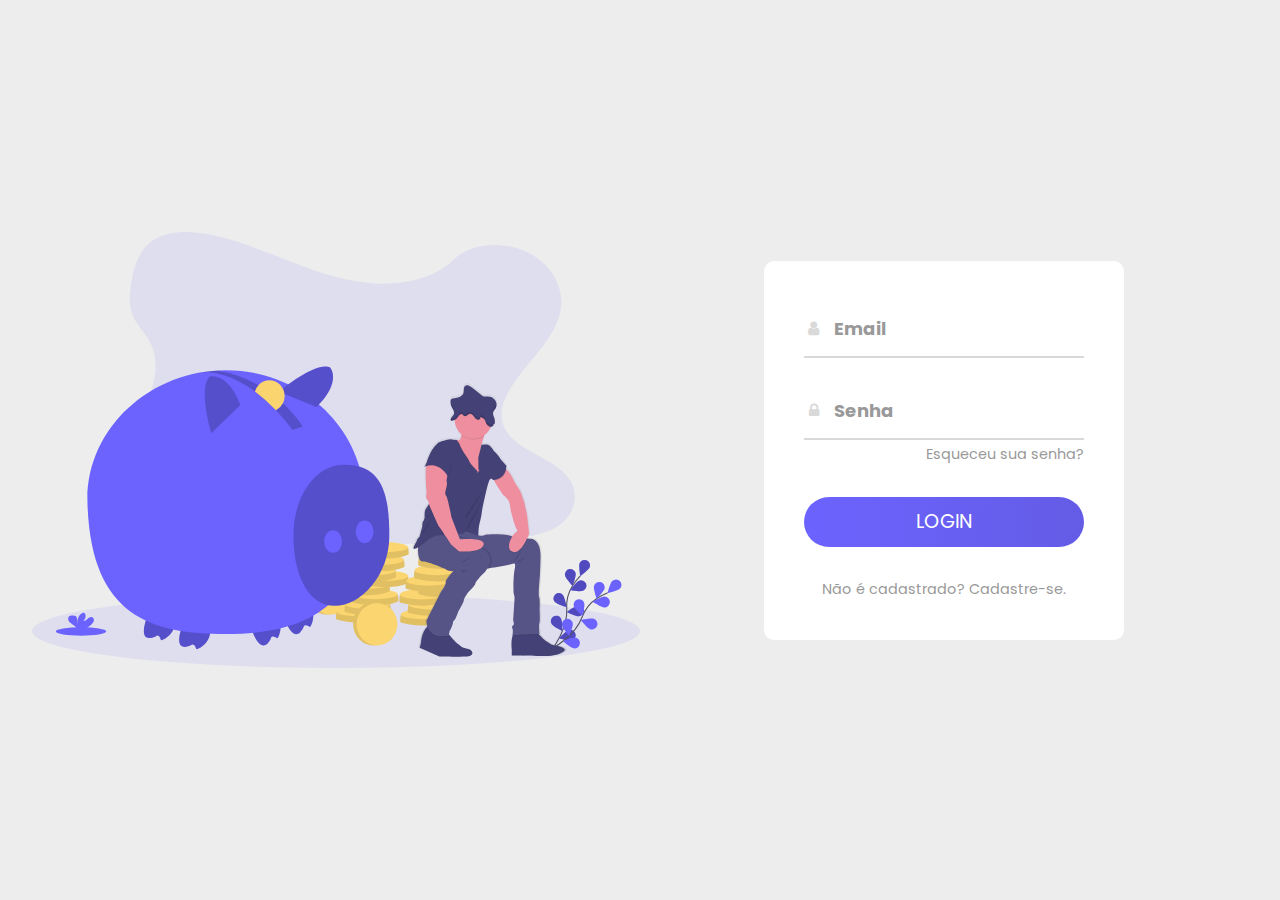
<file: Views/public/index.html>
<!DOCTYPE html>
<html lang="pt-br">
<head>
    <meta charset="UTF-8">
    <meta name="viewport" content="width=device-width, initial-scale=1.0">
    <title>Projeto Financeiro</title>
    <link rel="stylesheet" href="../css/index.css" type="text/css">
    <link rel="stylesheet" href="https://cdnjs.cloudflare.com/ajax/libs/font-awesome/4.7.0/css/font-awesome.min.css">
    <link href="https://fonts.googleapis.com/css2?family=Poppins:wght@400;500;600;700&display=swap" rel="stylesheet">
</head>
<body>
    <div class="container">
        <div class="img">
            <img src="../assets/undraw_Savings_dwkw.svg" alt="img">
        </div>
        <div class="login-container">
            <form id="login">
                <div class="input-div one">
                    <div class="i">
                        <i class="fa fa-user"></i>
                    </div>
                    <div>
                        <h5>Email</h5>
                        <input type="text" id="input" class="input">
                    </div>
                </div>
                <div class="input-div two">
                    <div class="i">
                        <i class="fa fa-lock"></i>
                    </div>
                    <div>
                        <h5>Senha</h5>
                        <input type="password" id="input" class="input">
                    </div>
                </div>
                <a class="esqueceu-senha" href="#">Esqueceu sua senha?</a>
                <input type="submit" class="btn" id="login" value="Login">
                <p>Não é cadastrado?  <a href="./cadastro.html" class="cadastrar">Cadastre-se.</a></p>
            </form>
        </div>
    </div>
    <script src="../js/index.js" type="text/javascript"></script>
</body>
</html>
</file>
<file: Views/css/index.css>
*{
    padding: 0;
    margin: 0;
    box-sizing: border-box;
}

body{
    background-color: #ededed;
    font-family: 'Poppins', sans-serif;
}

.container{
    width: 100vw;
    height: 100vh;
    display: grid;
    grid-template-columns: repeat(2, 1fr);
    padding: 0 2rem;
}

.img{
    display: flex;
    justify-content: flex-end;
    align-items: center;
}

.img img{
    width: 100%;
}

.login-container{
    display: flex;
    align-items: center;
    text-align: center;
    justify-content: center;
}

form{
    padding: 40px;
    width: 360px;
    border-radius: 10px;
    background-color: #fff;
    animation-name: fade;
    animation-duration: 0.5s;
}

form.validate-error {
    animation: nono 200ms, fade paused;
    animation-iteration-count: 2;
}

form h2{
    font-size: 2.9rem;
    text-transform: uppercase;
    margin: 15px 0;
    color: #6c63ff;
}

.input-div{
    position: relative;
    display: grid;
    grid-template-columns: 7% 93%;
    margin: 25px 0;
    padding: 5px 0;
    border-bottom: 2px solid #d9d9d9;
}

.input-div:after, .input-div:before{
    color: '';
    position: absolute;
    bottom: -2px;
    width: 0;
    height: 2px;
    background-color: #6c63ff;
    transition: .3s;
}

.input-div:after{
    right: 50%;
}

.input-div:before{
    left: 50%;
}

.input-div.focus .i i{
    color: #6c63ff;
    transition: .3s;
}

.input-div.focus div h5{
    top: -5px;
    font-size: 15px;
}

.input-div.focus:after, .input-div.focus:before{
    width: 50%;
}

.input-div.one{
    margin-top: 0;
}

.input-div.two{
    margin-bottom: 4px;
}

.i{
    display: flex;
    justify-content: center;
    align-items: center;
}

.i i{
    color: #d9d9d9;
}

.input-div > div{
    position: relative;
    height: 45px;
}

.input-div > div h5{
    position: absolute;
    left: 10px;
    top: 50%;
    transform: translateY(-50%);
    color: #999;
    font-size: 18px;
    transition: .3s;
}

.input{
    position: absolute;
    width: 100%;
    height: 100%;
    top: 0;
    left: 0;
    border: none;
    outline: none;
    background: none;
    padding: 0.5rem 0.7rem;
    font-size: 1.2rem;
    font-family: 'Poppins', sans-serif;
    color: #555;
}

a.esqueceu-senha{
    display: block;
    text-align: right;
    text-decoration: none;
    color: #999;
    font-size: 0.9rem;
    transition: .3s;
}

p{
    display: block;
    text-align: center;
    text-decoration: none;
    color: #999;
    font-size: 0.9rem;
}

a.cadastrar{
    text-decoration: none;
    color: #999;
    transition: .3s;
}

a:hover{
    color: #6c63ff;
}

a#cadastrar:hover{
    color: #6c63ff;
}

.btn{
    display: block;
    width: 100%;
    height: 50px;
    border-radius: 25px;
    margin: 2rem 0;
    font-size: 1.2rem;
    outline: none;
    border: none;
    background-image: linear-gradient(to right, #6c63ff, #645ce6, #6c63ff);
    cursor: pointer;
    color: #fff;
    text-transform: uppercase;
    font-family: 'Poppins', sans-serif;
    background-size: 200%;
    transition: .5s;
}

.btn:hover{
    background-position: right;
}

@keyframes nono{
    0% {
        transform: translateX(0);
    }
    35%{
        transform: translateX(-5%);
    }
    70%{
        transform: translateX(5%);
    }
    100%{
        transform: translateX(0);
    }
}

@keyframes fade{
    from {
        opacity: 0;
        transform: scale(0.9);
    } 
    to {
        opacity: 1;
        transform: scale(1);
    }
}

@media screen and (max-width: 1050px){
    .container{
        grid-gap: 5rem;
    }
}

@media screen and (max-width: 1000px){
    form{
        width: 290px;
    }

    form h2{
        font-size: 2.4rem;
        margin: 8px 0;
    }
}

@media screen and (max-width: 900px){
    .img{
        display: none;
    }

    .container{
        grid-template-columns: 1fr;
    }

    .login-container{
        justify-content: center;
    }
}
</file>
